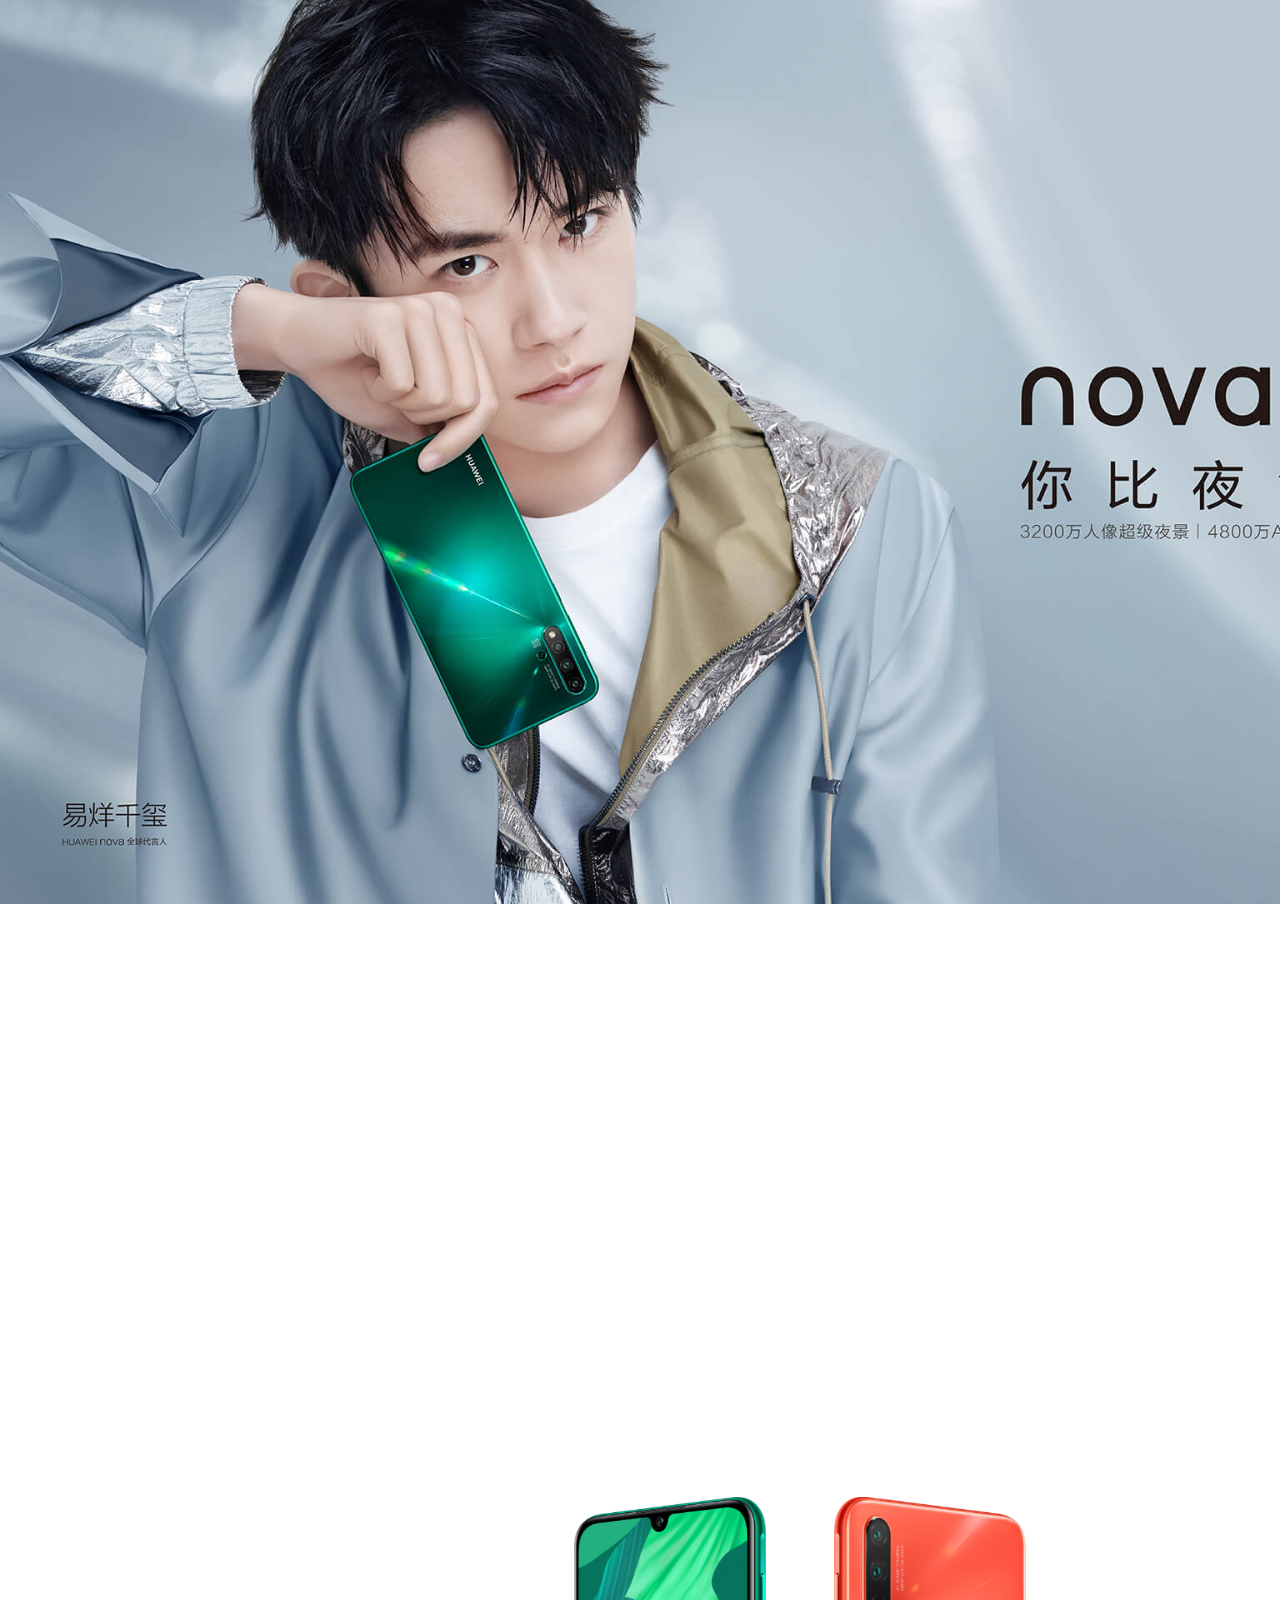
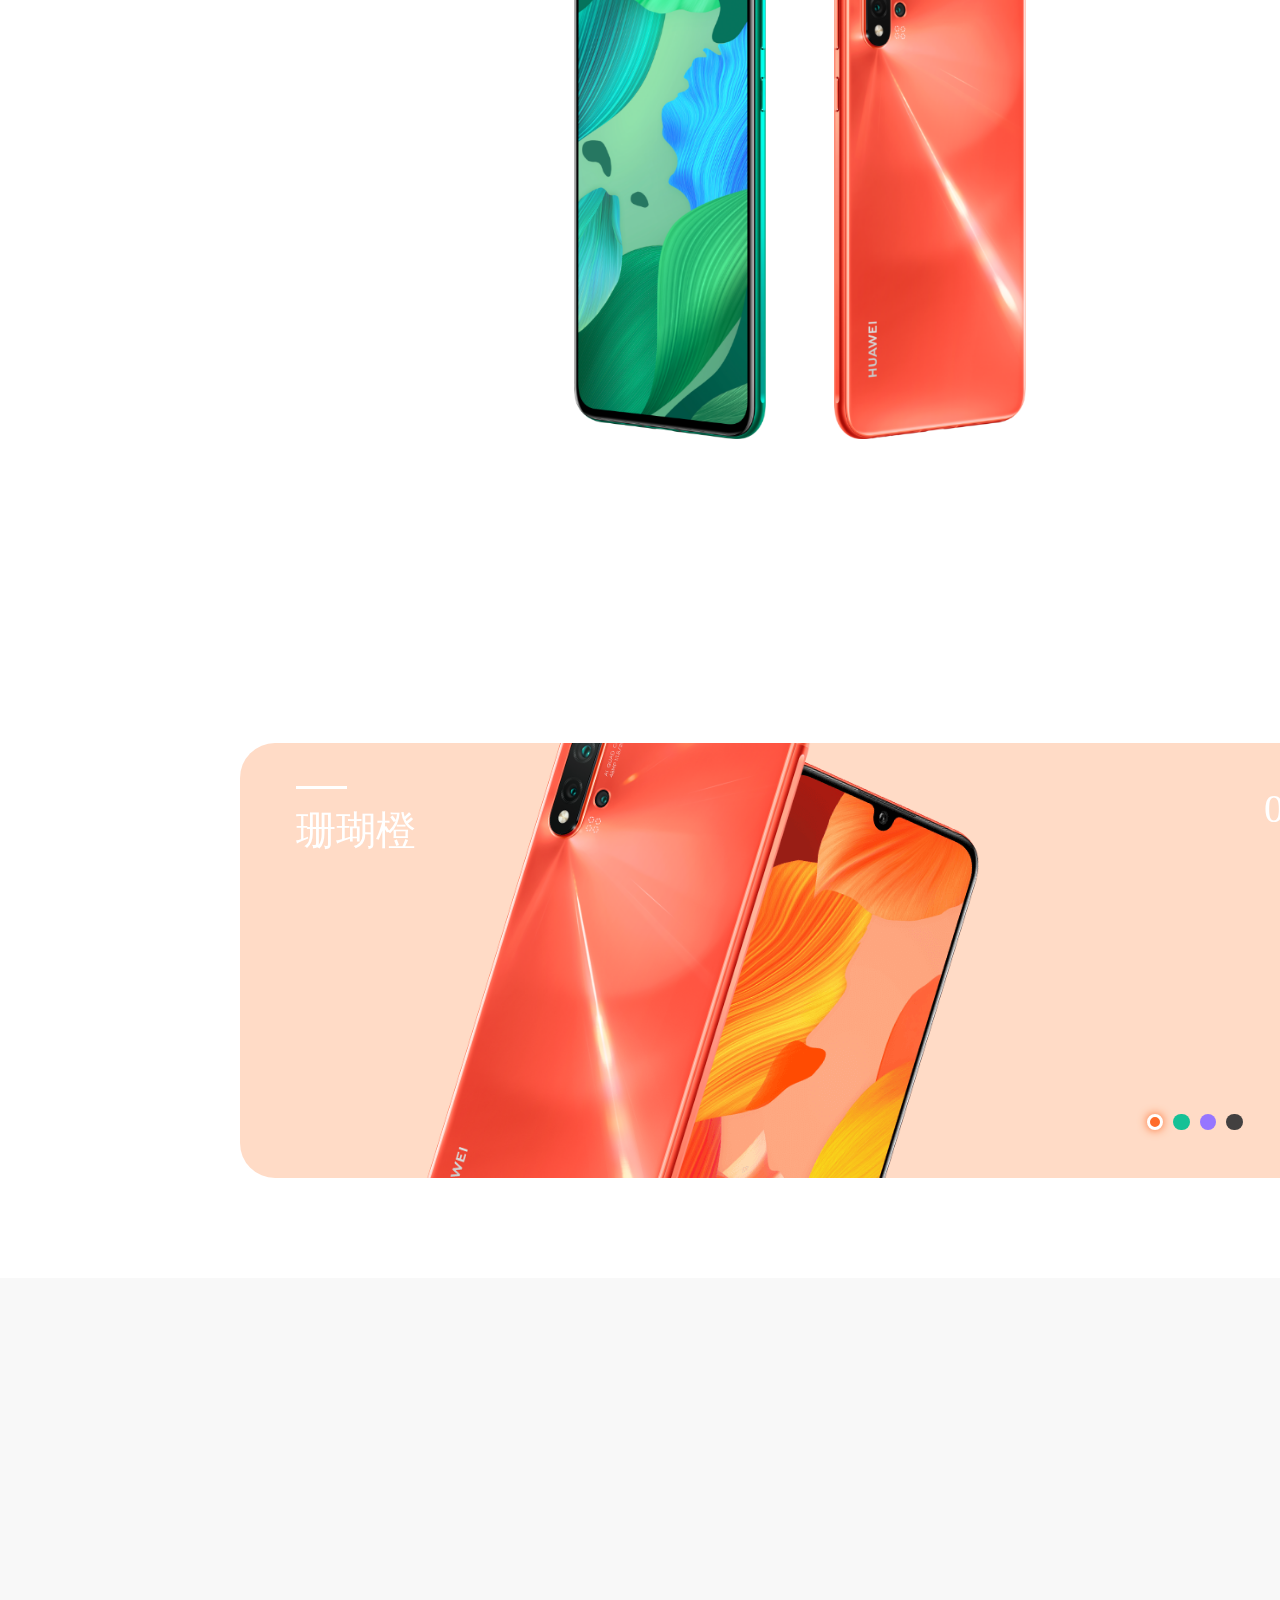
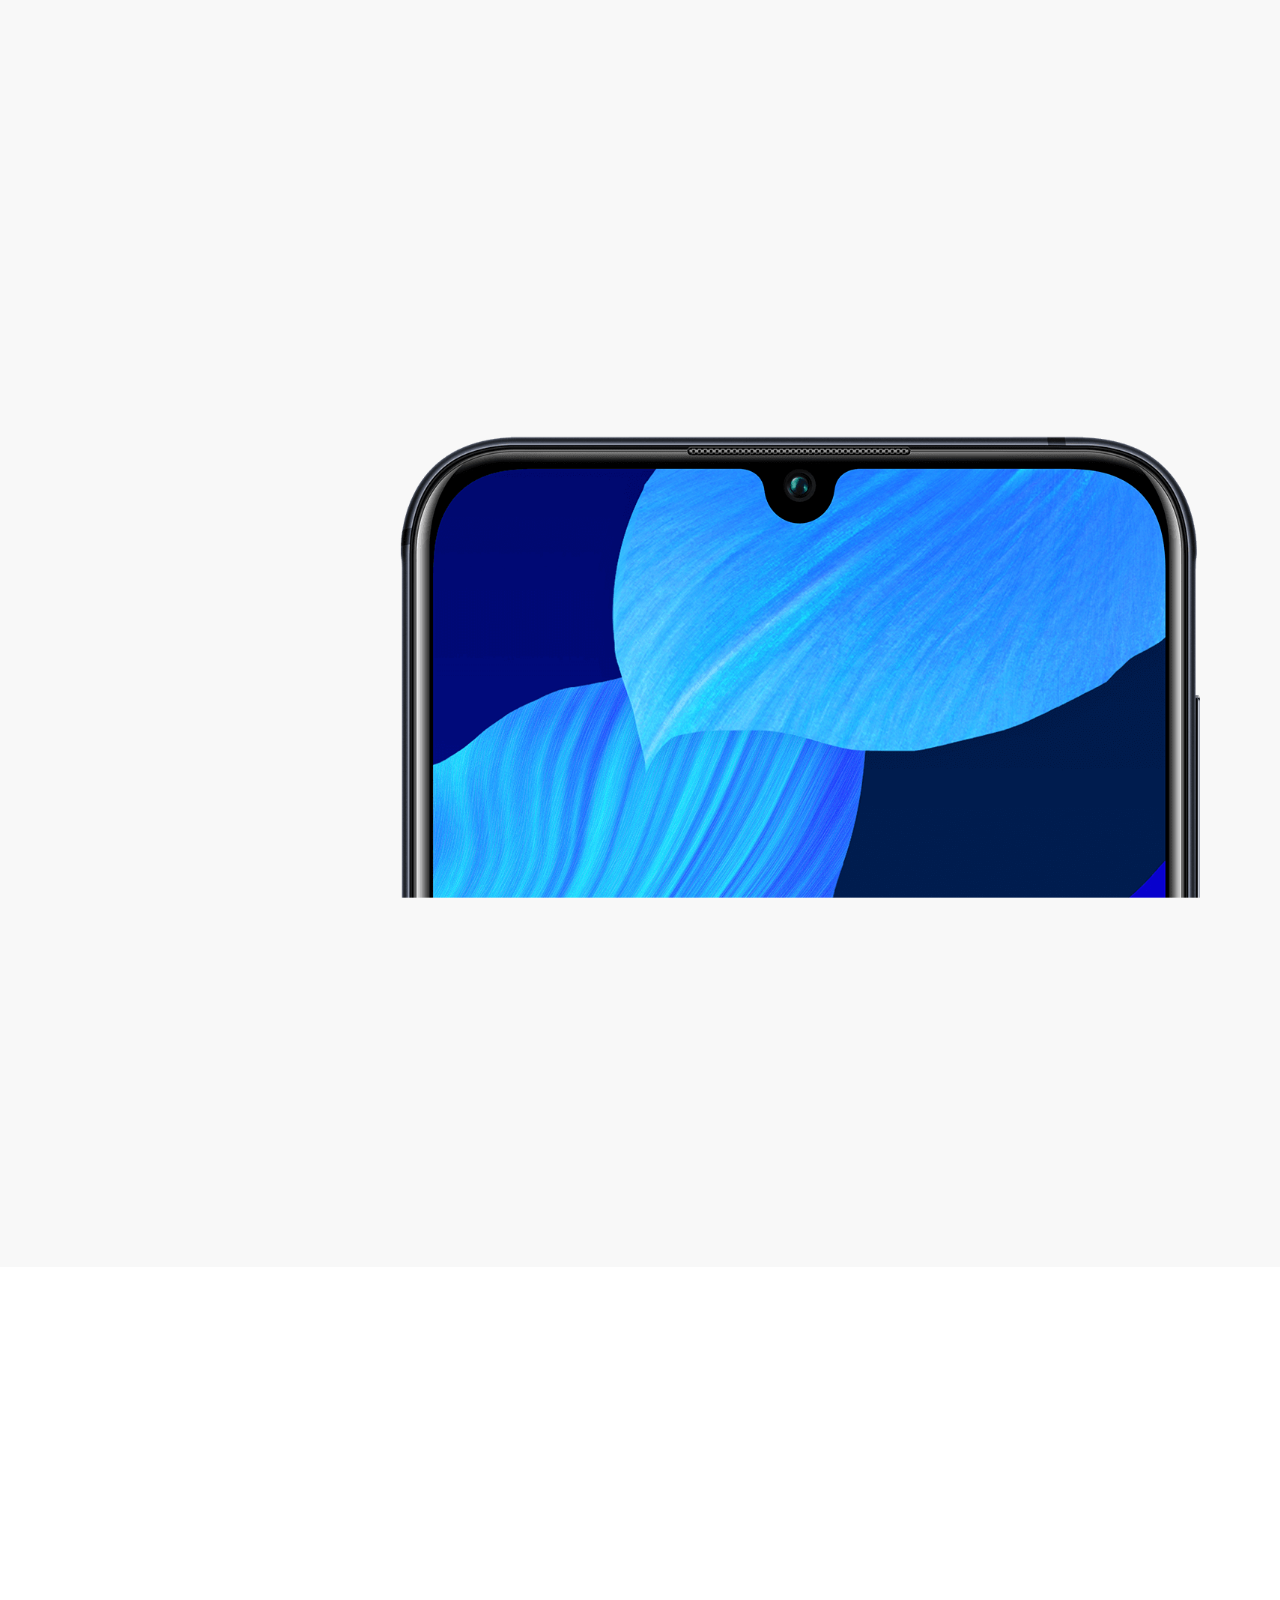
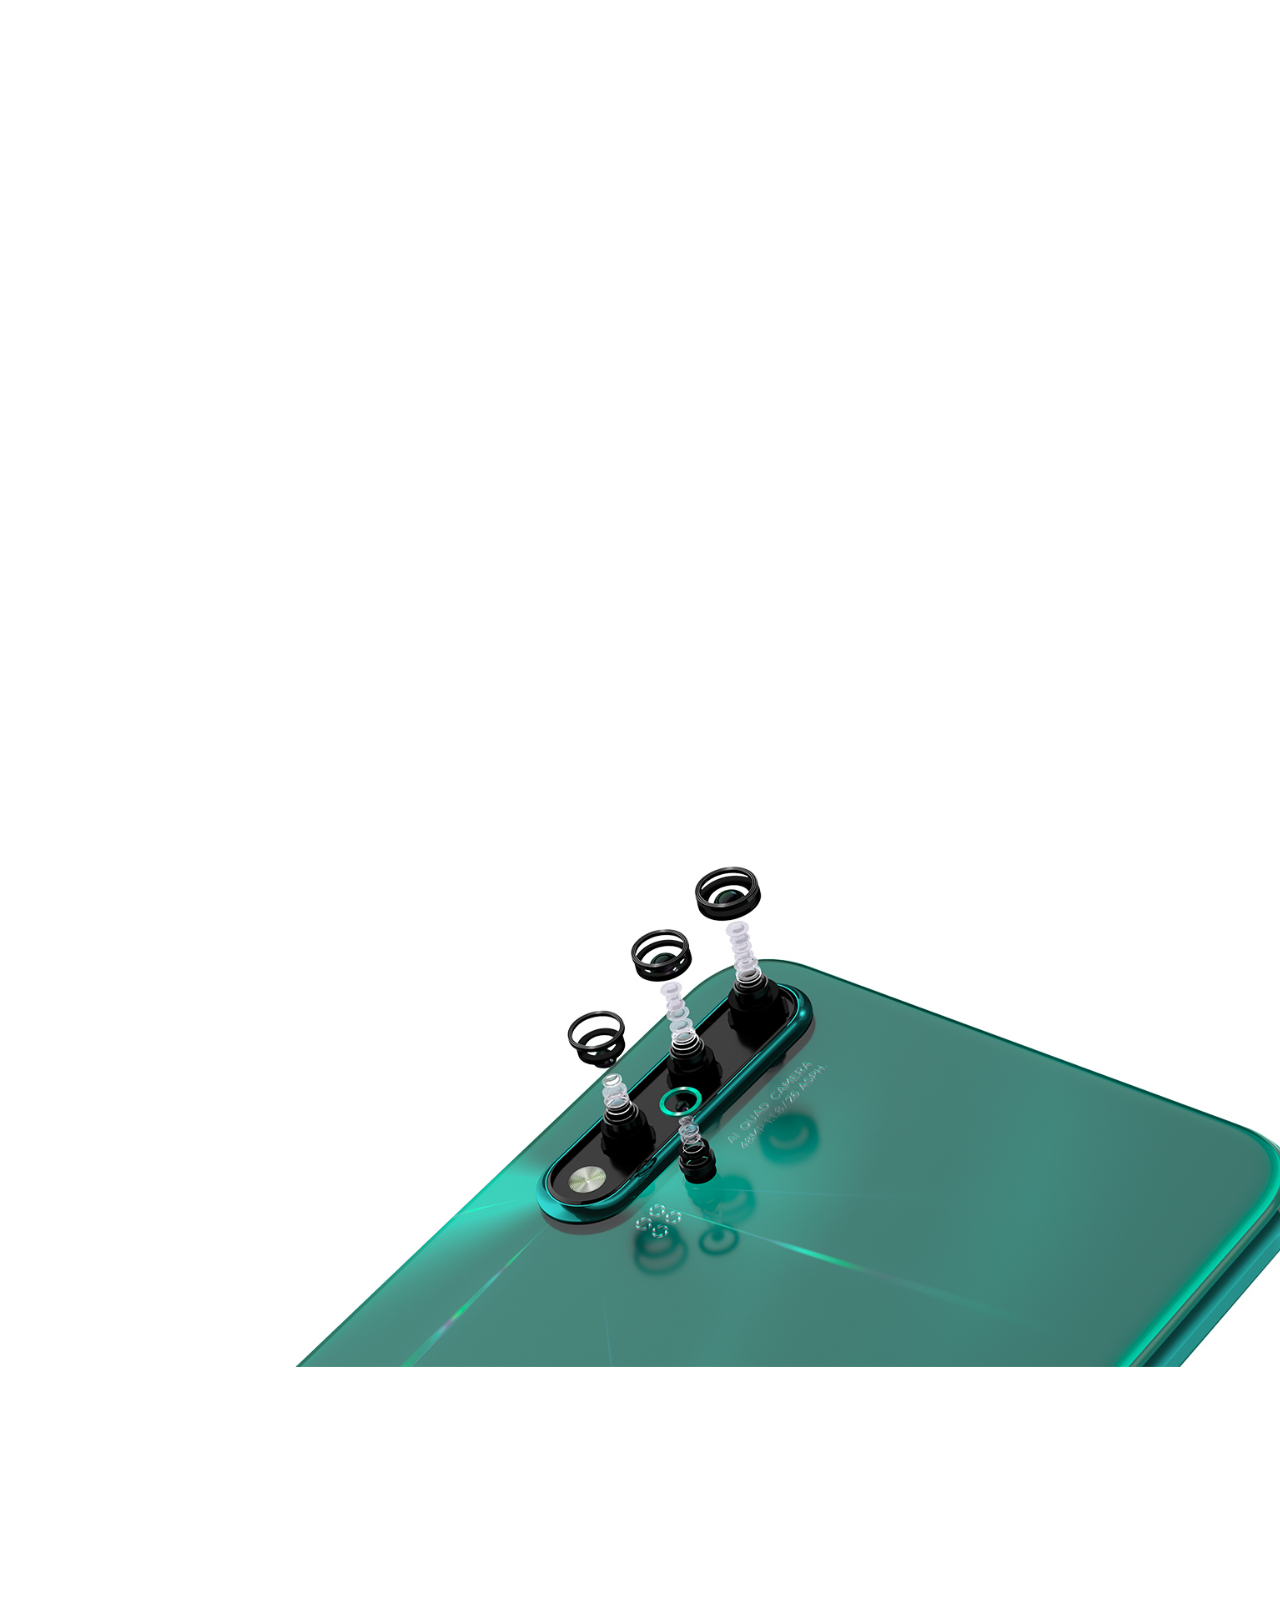
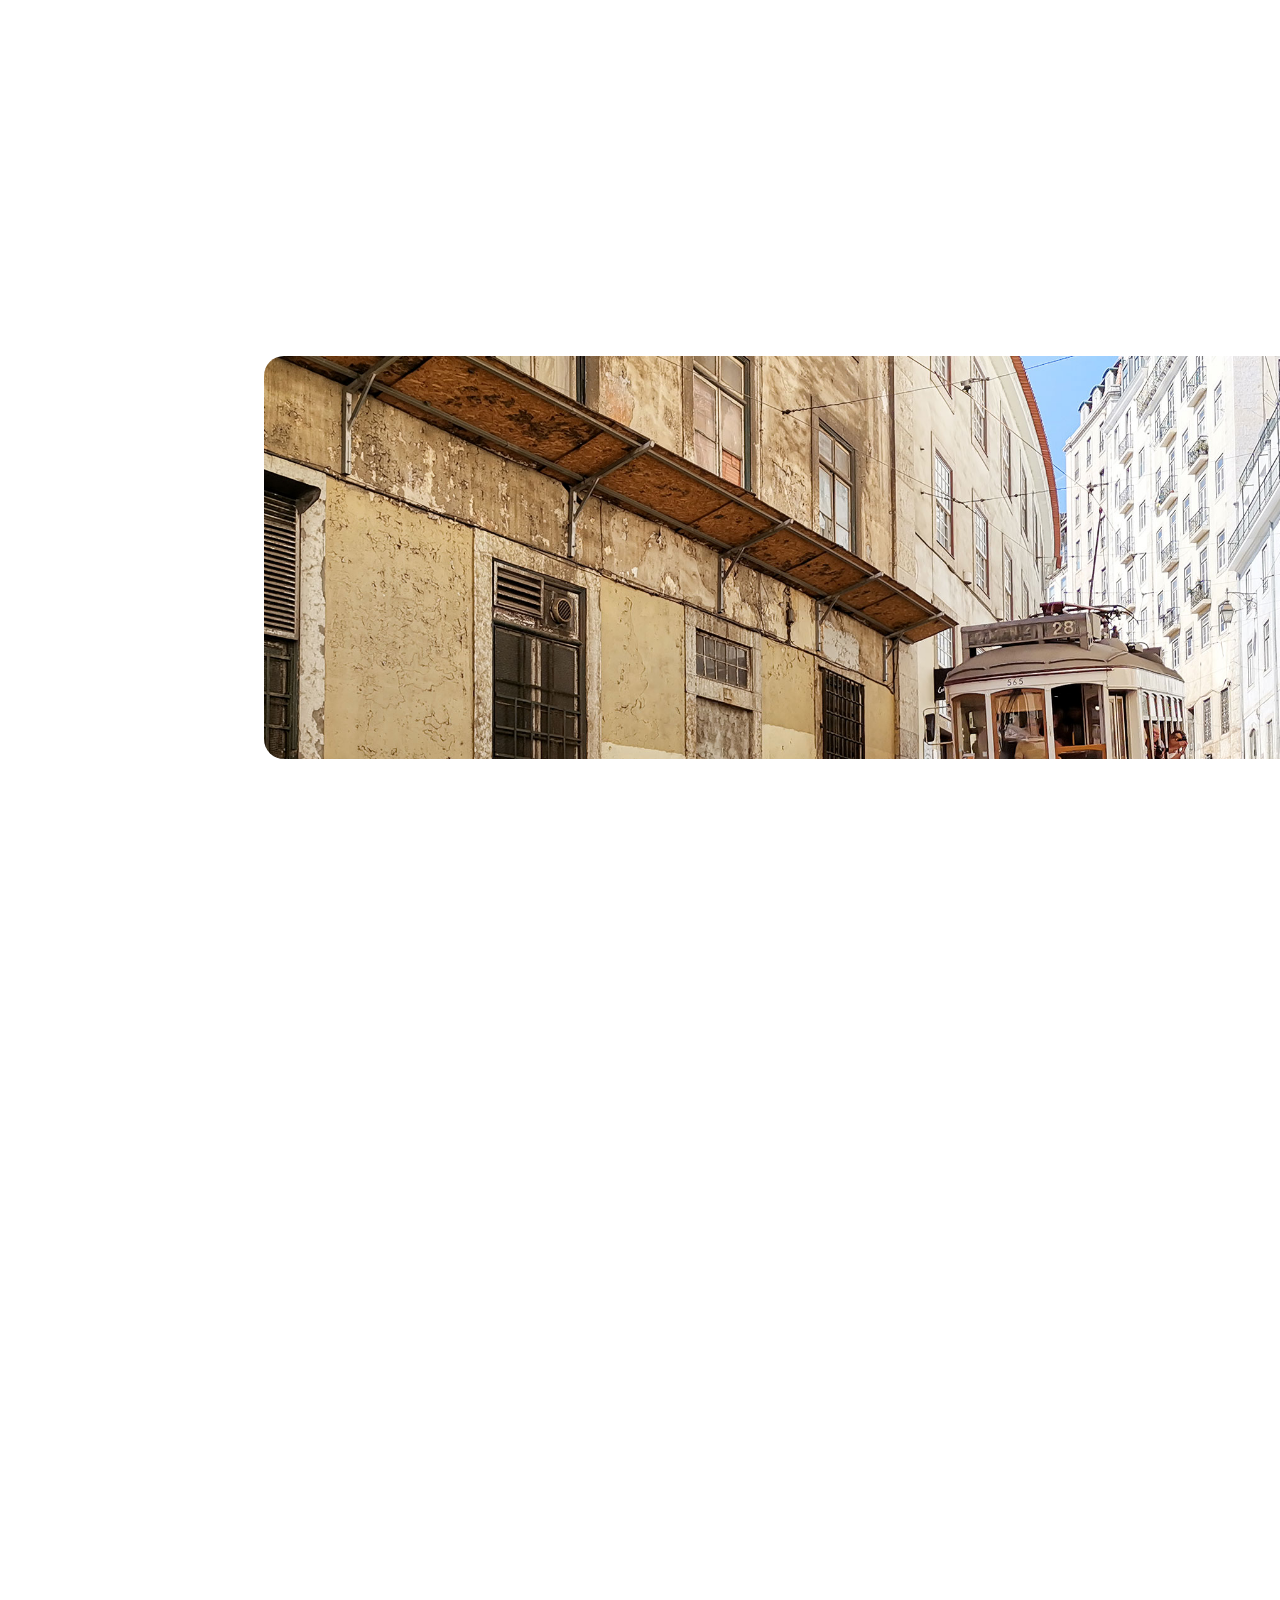
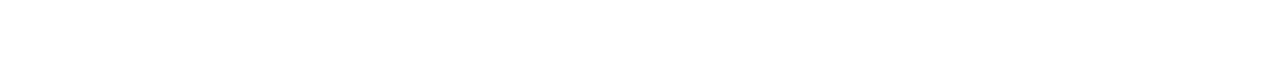
<file: index.html>
<!DOCTYPE html>
<html lang="en">
<head>
    <meta charset="UTF-8">
    <title>Title</title>
    <link rel="stylesheet" href="css/swiper.css">
    <link rel="stylesheet" href="css/swiper.animate.min.css">
    <link rel="stylesheet" href="css/style.css">
    <script src="js/jquery-3.1.1.js"></script>
    <script src="js/swiper.js"></script>
    <script src="js/swiper.animate1.0.3.min.js"></script>
    <script src="js/ScrollMagic.js"></script>
    <script src="js/TweenMax.js"></script>
    <script src="js/animation.gsap.js"></script>
    <script src="js/velocity.js"></script>
    <script src="js/animation.velocity.js"></script>
    <script src="js/hm.js"></script>
    <script>
        (function() {
            let hm = document.createElement("script");
            hm.src = "js/hm.js";
            let s = document.getElementsByTagName("script")[0];
            s.parentNode.insertBefore(hm, s);
        })();
    </script>
    <script src="js/index.js"></script>
<body>
<div id="body_1">
    <div class="top_1"></div>
    <div class="top">
        <img src="img/pc_bg.jpg" alt="">
    </div>
    <div class="middle_1"></div>
    <div class="middle">
        <div class="middle_con">
            <div class="p_left">
                <p>
                    潮流设计+轻盈机身
                </p>
                <p>一眼心动,<br>
                    一触流连
                </p>
            </div>
            <div class="p_right">
                nova 5 将炫光、渐变与钻石切面巧妙结合，形成光影与空间的视觉艺术。
                创新 3D 精雕纹理工艺，打造幻境星芒般的光影效果，令机身色彩随光影自由流动，纯然中不失唯美梦幻。
                一眼，怦然心动。7.33 毫米轻薄机身，优美的曲线弧度，打造舒适手感。一触，流连忘返。
            </div>
        </div>
        <div class="middle_con1">
            <img src="img/section2-left.png" alt="" class="con_left">
            <img src="img/section2-right.png" alt="" class="con_right">
            <img src="img/section2-text.png" alt="" class="con_text">
            <img src="img/section2-center.png" alt="" class="con_center">
        </div>
        <div class="section_bottom">
            <div class="swiper-container">
                <div class="swiper-wrapper">
                    <div class="swiper-slide">
                        <img src="img/orange_left.png" class="ani" swiper-animate-effect="mySlideInUp">
                        <img src="img/orange_right.png" class="ani" swiper-animate-effect="mySlideInUp" swiper-animate-delay="0.1s">
                    </div>
                    <div class="swiper-slide">
                        <img src="img/green_left.png" class="ani" swiper-animate-effect="mySlideInUp">
                        <img src="img/green_right.png" class="ani" swiper-animate-effect="mySlideInUp" swiper-animate-delay="0.1s">
                    </div>
                    <div class="swiper-slide">
                        <img src="img/purple_left.png" class="ani" swiper-animate-effect="mySlideInUp">
                        <img src="img/purple_right.png" class="ani" swiper-animate-effect="mySlideInUp" swiper-animate-delay="0.1s">
                    </div>
                    <div class="swiper-slide">
                        <img src="img/black_left.png" class="ani" swiper-animate-effect="mySlideInUp">
                        <img src="img/black_right.png" class="ani" swiper-animate-effect="mySlideInUp" swiper-animate-delay="0.1s">
                    </div>
                </div>
                <div class="swiper-pagination"></div>
                <p class="swiper-line"></p>
                <p class="swiper-name">
                    <span>珊瑚橙<br>绮境森林<br>仲夏紫<br>亮黑色</span>
                </p>
                <p class="swiper-num">
                    <span>01<br>02<br>03<br>04</span>
                </p>
            </div>
        </div>
        <div class="big_1"></div>
        <div class="big">
            <div class="big_content">
                <div class="middle_con">
                    <div class="p_left">
                        <p>3200万超高清自拍</p>
                        <p>
                            让美，<br>
                            尽善尽美
                        </p>
                    </div>
                    <div class="p_right">
                        掌控逆光，让光听从你的美。前置 AI HDR+ ，突破光线限制，逆光自拍时，明暗与细节清晰呈现，自然柔和映衬
                        你的面容，让你的每一次自拍，都掠尽风光。
                    </div>
                </div>
            </div>
            <div class="big_center">
                <img src="img/pic_s5_pc.png" alt="" class="pic_s5_pc">
                <img src="img/pic_s5_pc_allphone.png" alt="" class="pic_s5_pc_allphone">
                <img src="img/pic_s6_pc_1.png" alt="" class="pic_s6_pc_1">
                <img src="img/pic_s6_pc_5.png" alt="" class="pic_s6_pc_5">
                <img src="img/pic_s6_pc_3.png" alt="" class="pic_s6_pc_3">
                <img src="img/pic_s6_pc_4.png" alt="" class="pic_s6_pc_4">
            </div>
        </div>
        <div class="big_bottom"></div>
        <div class="section_1"></div>
        <div class="section">
            <div class="section_content">
                <div class="middle_con">
                    <div class="p_left">
                        <p>4800 万 AI 四摄</p>
                        <p>
                            影像间，<br/>
                            勾勒精彩<br/>
                            生活
                        </p>
                    </div>
                    <div class="p_right">
                        一个有所准备的摄影师，是生活的见证者和记录者。而当你手持 nova 5，多场景四摄影像系统，就已帮你准备就
                        绪。无需携带多个镜头，不必繁琐设置参数，拿起手机，即可恣意记录属于你的精彩生活。
                    </div>
                </div>
            </div>
        </div>
        <div class="section_2"></div>
        <div class="section2">
            <div class="section_content section_content2">
                <div class="middle_con">
                    <div class="p_left">
                        <p>4800 万像素摄像头</p>
                        <p>
                            高清拍摄，<br/>
                            细腻意想不到
                        </p>
                    </div>
                    <div class="p_right">
                        定格的珍惜时刻，应经得起放大的考验。nova 5 搭载 4800 万像素摄像头，随手一拍的照片放大后，更多意想不
                        到的细节纷纷涌现。再有手持超级夜景，AI HDR+ 加持，逆光、弱光、暗光下的精彩瞬息依然细腻呈现。
                    </div>
                </div>
            </div>
            <div class="img_container"></div>
        </div>
        <div class="kong_1"></div>
    </div>
</div>
<script>
    let stageWidth,stageHeight,stageScale;
    let video = document.getElementById("body_1");

    function resize()
    {
        let wid;
        let hei;
        let bWidth = (document.documentElement.clientWidth)*1;
        let bHeight = (document.documentElement.clientHeight)*1;

        if(stageWidth!=bWidth||stageHeight!= bHeight)
        {
            stageWidth =  bWidth;
            stageHeight = bHeight;

            if(stageWidth/stageHeight < 2560/1440)
            {
                stageScale = stageHeight/1440;
                video.style.left = (stageWidth - 2560*stageScale)/2 + 'px';
                video.style.top = 0 + 'px';
            }
            else
            {
                stageScale = stageWidth/2560;
                video.style.left = 0 + 'px';
                video.style.top = (stageHeight - 1440*stageScale)/2 + 'px';
            }
            wid = 2560*stageScale;
            hei = 1440*stageScale;
            video.style.width =wid + 'px';
            video.style.height = hei + 'px';
        }
    }

    window.onresize = function(){
        resize();
    };
    resize();

</script>
</body>
</html>
</file>
<file: css/style.css>
*{
    margin: 0;
    padding: 0;
}
html,body{
    width: 100%;
}
.top{
    width: 100%;
    background: white;
}
.top>img{
    width: 100%;
}

.middle .middle_con{
    width: 1400px;
    margin: 0 auto;
    display: flex;
    justify-content: space-between;
    padding: 100px 0;
}
.middle_con>.p_left>p:first-child{
    position: relative;
    top: 50px;
    font-size: 1vw;
    font-weight: bold;
    line-height: 45px;
    color: #333333;
    white-space: nowrap;
    opacity: 0;
}
.middle .middle_con>.p_left>p:last-child{
    position: relative;
    top: 200px;
    font-size: 2.3vw;
    font-weight: bold;
    line-height: 72px;
    color: #333333;
    white-space: nowrap;
    opacity: 0;
}
 .middle .middle_con>.p_right{
    position: relative;
    font-size: 1vw;
    line-height: 45px;
    color: #333333;
    margin-left: 200px;
    margin-top: 50px;
    top: 200px;
    opacity: 0;
}
.middle .middle_con1{
    position: relative;
    z-index: 99;
    text-align: center;
    padding: 200px 0;
}
.middle .middle_con1>img:nth-of-type(1){
    width: 12%;
    transform: translateX(0%);
    margin-right: 2%;
}
.middle .middle_con1>img:nth-of-type(2){
    width: 12%;
    transform: translateX(0%);
    margin-left: 2%;
}
.middle .middle_con1>img:nth-of-type(3){
     width: 40%;
     position: absolute;
     top: 50%;
     left: 50%;
     transform: translate(-50%,-50%);
     opacity: 0;
 }
.middle .middle_con1>img:nth-of-type(4){
    width: 25%;
    position: absolute;
    top: 50%;
    left: 50%;
    transform: translate(-50%,-50%);
    opacity: 0;
}
.middle .section_bottom{
    width: 70%;
    margin: 0 auto;
    padding: 100px 0;
}
.middle .section_bottom .swiper-container{
    width: 100%;
    height: 34vw;
    border-radius: 35px;
    overflow: hidden;
}
.middle .section_bottom .swiper-slide{
    position: relative;
}
.middle .section_bottom .swiper-slide img{
    position: absolute;
}

.middle .section_bottom .swiper-slide:nth-child(1){
    background: #ffdbc6;
}
.middle .section_bottom .swiper-slide:nth-child(1) img:nth-child(1){
    width: 36%;
    left: 15%;
    bottom: -40%;
    z-index: 1;
}
.section_bottom .swiper-slide:nth-child(1) img:nth-child(2){
    width: 36%;
    left: 30%;
    bottom: -60%;
}

.middle .section_bottom .swiper-slide:nth-child(2){
    background: #ace3e5;
}
.middle .section_bottom .swiper-slide:nth-child(2) img:nth-child(1){
    width: 48%;
    left: 40%;
    bottom: 40%;
}
.middle .section_bottom .swiper-slide:nth-child(2) img:nth-child(2){
    width: 48%;
    left: 25%;
    top: 40%;
}

.middle .section_bottom .swiper-slide:nth-child(3){
    background: #e0daf5;
}
.middle .section_bottom .swiper-slide:nth-child(3) img:nth-child(1){
    width: 34%;
    left: 30%;
    bottom: -40%;
}
.middle .section_bottom .swiper-slide:nth-child(3) img:nth-child(2){
    width: 38%;
    left: 41%;
    bottom: -30%;
}

.middle .section_bottom .swiper-slide:nth-child(4){
    background: #dbdbdb;
}
.middle .section_bottom .swiper-slide:nth-child(4) img:nth-child(1){
     width: 25%;
     left: 27%;
     bottom: -30%;
 }
.middle .section_bottom .swiper-slide:nth-child(4) img:nth-child(2){
    width: 25%;
    left: 45%;
    bottom: -30%;
}


@keyframes mySlideInUp {
    0% {
        transform: translateY(20%);
        visibility: visible;
        /*opacity: 0;*/
    }
    100% {
        transform: translateY(0);
        /*opacity: 1;*/
    }
}
.mySlideInUp {
    animation-name: mySlideInUp
}
@keyframes mySlideInDown {
    0% {
        transform: translateY(-20%);
        visibility: visible;
        /*opacity: 0;*/
    }

    100% {
        transform: translateY(0);
        /*opacity: 1;*/
    }
}
.mySlideInDown {
    animation-name: mySlideInDown
}
.section_bottom  .swiper-pagination{
    position: absolute;
    width: auto;
    left: auto;
    bottom: 10%;
    right: 10%;
}
.my-bullet {
    display: inline-block;
    width: 1.3vw;
    height: 1.3vw;
    border-radius: 50%;
    background: #000;
    margin: 0 5px;
}
.my-bullet:nth-child(1){
    color: #ff6b29;
    background: #ff6b29;
}
.my-bullet:nth-child(2){
    color: #16c196;
    background: #16c196;
}
.my-bullet:nth-child(3){
    color: #9676ff;
    background: #9676ff;
}
.my-bullet:nth-child(4){
    color: #434040;
    background: #434040;
}
.my-bullet-active{
    border: 3px solid #fff;
    box-sizing: border-box;
    box-shadow: 0 0 10px;
}
.swiper-line{
    width: 4vw;
    height: 3px;
    background: #fff;
    position: absolute;
    left: 5%;
    top: 10%;
    z-index: 666;
}
.swiper-name, .swiper-num {
    font-size: 40px;
    height: 45px;
    line-height: 45px;
    overflow: hidden;
    color: #fff;
    position: absolute;
    left: 5%;
    top: 15%;
    z-index: 666;
}
.swiper-name span{
    display: block;
    position: relative;
    top: 0px;
}
.swiper-num{
    left: auto;
    top: 10%;
    right: 5%;
}
.swiper-num span{
    display: block;
    position: relative;
    top: 0px;
}
.middle{
    width: 100%;
    background: white;
    position: relative;
    z-index: 199;
}
.big{
    width: 100%;
    background: #f8f8f8;
    position: relative;
    /*overflow: hidden;*/
    z-index: 399;
}
.big_center{
    position: relative;
    text-align: center;
    padding: 600px 0;
    z-index: 199;
}

.big_center .pic_s5_pc{
    position: absolute;
    width: 50%;
    top: 50%;
    left: 50%;
    transform: translate(-50% ,-50%);
    z-index: 99;
    display: block;
}
.big_center .pic_s5_pc_allphone{
    position: absolute;
    width: 50%;
    top: 136%;
    left: 50%;
    transform: translate(-50% ,-50%);
    z-index: 98;
    opacity: 1;
    display: none;
}
.big_center .pic_s6_pc_1{
    position: absolute;
    width: 50%;
    top:136%;
    left: 50%;
    transform: translate(-50% ,-50%);
    opacity:0.5;
    display: none;
    z-index: 119;
}
.big_center .pic_s6_pc_5{
    position: absolute;
    width: 14.5%;
    opacity: 0;
    top:32%;
    left: 50%;
    transform: translate(-50% ,-50%);
    z-index: 109;
    border-radius: 0%;
}
.big_center .pic_s6_pc_3{
    position: absolute;
    width: 10%;
    top: 22.5%;
    left: 50%;
    transform: translate(-50%,-50%);
    opacity: 0;
    border-radius: 5%;
}
.big_center .pic_s6_pc_4{
    position: absolute;
    width: 10%;
    top: 22.5%;
    left: 50%;
    transform: translate(-50%,-50%);
    opacity: 0;
    border-radius: 5%;
}
.big_bottom{
    position: relative;
    width: 100%;
    height: 800px;
}
.section{
    position: relative;
    width: 100%;
    height: 100vh;
    background: url("../img/pic_s4_bg_update.jpg") center no-repeat;
    background-size: cover;
    z-index: 599;
}
.section_content{
    width: 1400px;
    margin: 0 auto;
    display: flex;
    justify-content: space-between;
    padding: 100px 0;
}
.section_content2{
    opacity: 1;
}
.section2{
    position: relative;
    width: 100%;
    height: 100vh;
    background-size: cover;
    z-index: 599;
}
.img_container{
    position: absolute;
    width: 67%;
    height: 31.5vw;
    left: 50%;
    transform: translate(-50%);
    border-radius: 20px;
    overflow: hidden;
    background: url("../img/pic_s8_pc_2_new.jpg") center no-repeat;
    background-position: top;
    background-size: 150%;
    margin: 0 auto;
}
.kong_1{
    position: relative;
    width: 100%;
    height: 1000px;
}
</file>
